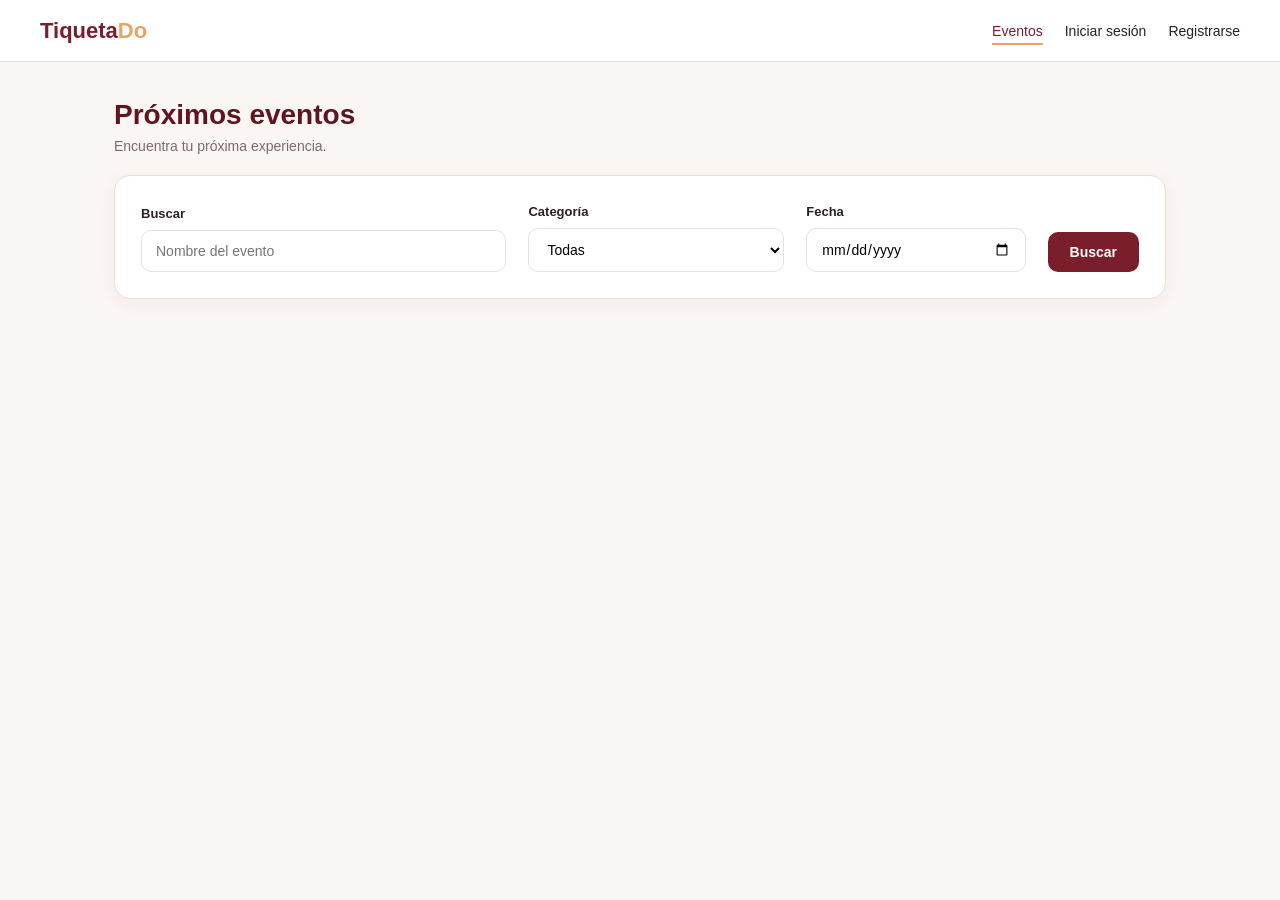
<file: frontend/index.html>
<!DOCTYPE html>
<html lang="es">

<head>
    <meta charset="utf-8">
    <meta http-equiv="refresh" content="0; url=eventos.html">
    <title>TiquetaDo</title>
</head>

<body>
    <p>Redirigiendo a <a href="eventos.html">eventos</a>…</p>
</body>

</html>
</file>
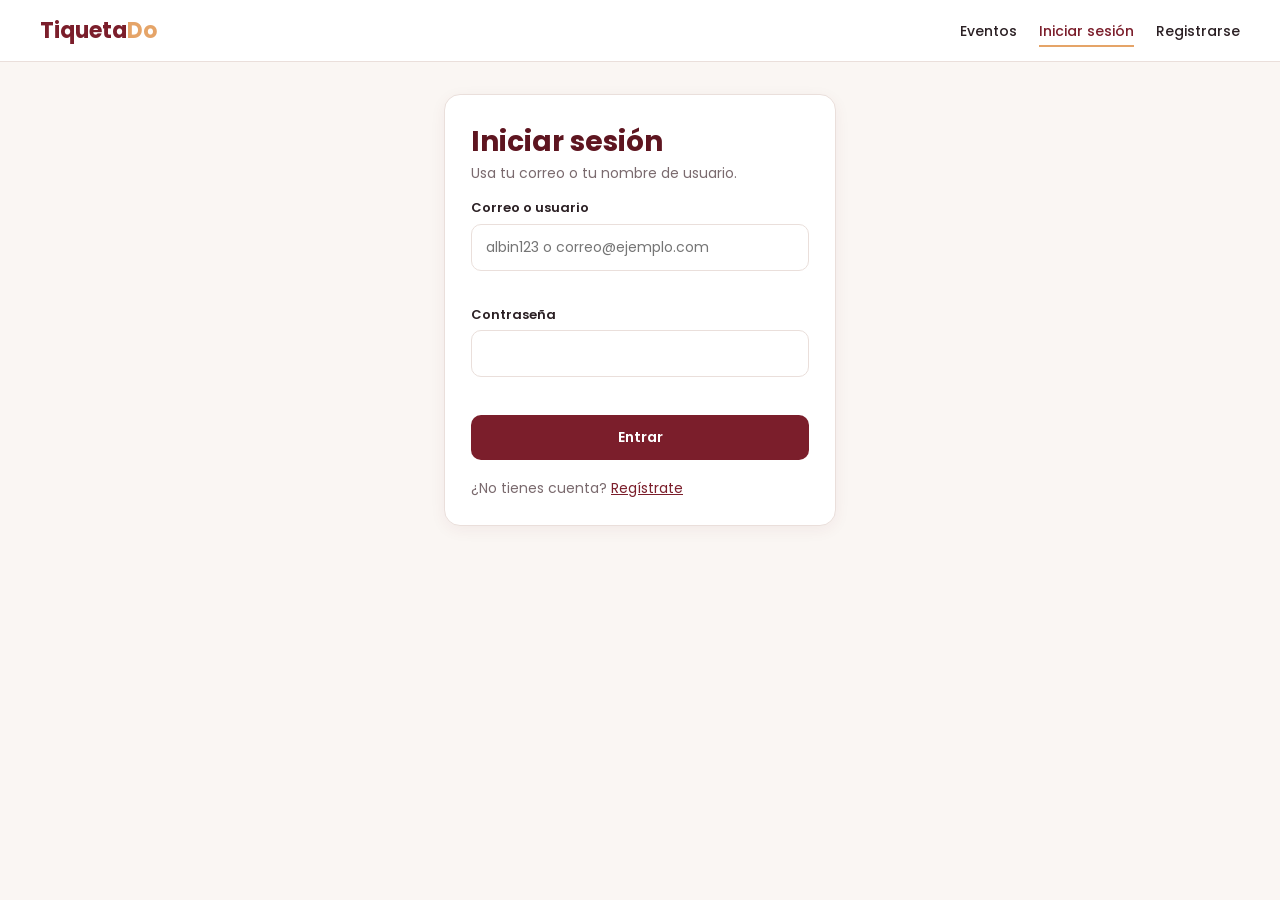
<file: frontend/admin-reportes.html>
<!DOCTYPE html>

<html lang="es">

<head>

    <meta charset="utf-8">

    <meta name="viewport" content="width=device-width,initial-scale=1">

    <title>Reportes · TiquetaDo</title>

    <link rel="stylesheet" href="css/style.css">
</head>

<body data-page="admin-reportes" data-rol="ADMIN">

    <header id="navbar"></header>

    <main class="wrap">
        <h1>Reportes de ventas</h1>

        <form id="formRango" class="card grid gr" style="margin:18px 0">

            <div><label for="desde">Desde</label>
                <input id="desde" type="date">
            </div>

            <div>
                <label for="hasta">Hasta</label><input id="hasta" type="date">
            </div>

            <button class="btn" type="submit">Filtrar</button>

        </form>

        <div class="grid g3" style="margin-bottom:22px">

            <div class="card stat">
                <span class="muted">Tickets vendidos</span>
                <b id="stTickets">0</b>
            </div>

            <div class="card stat">
                <span class="muted">Ingresos</span>
                <b id="stIngresos">RD$ 0</b>
            </div>

            <div class="card stat">
                <span class="muted">Eventos con ventas</span>
                <b id="stEventos">0</b>
            </div>
        </div>

        <div class="card">
            <h2>Ventas por evento</h2>

            <div class="tw">
                <table>
                    <thead>
                        <tr>
                            <th>Evento</th>
                            <th class="r">Vendidos</th>
                            <th class="r">Ingresos</th>
                        </tr>
                    </thead>
                    <tbody id="reporte"></tbody>
                </table>
            </div>

            <p id="vacio" class="muted" hidden>No hay ventas en ese rango.</p>
        </div>
    </main>

    <div id="toast" class="toast" hidden></div>

    <script src="js/config.js"></script>
    <script src="js/api.js"></script>
    <script src="js/auth.js"></script>
    <script src="js/navbar.js"></script>
    <script src="js/admin-reportes.js"></script>
</body>

</html>
</file>
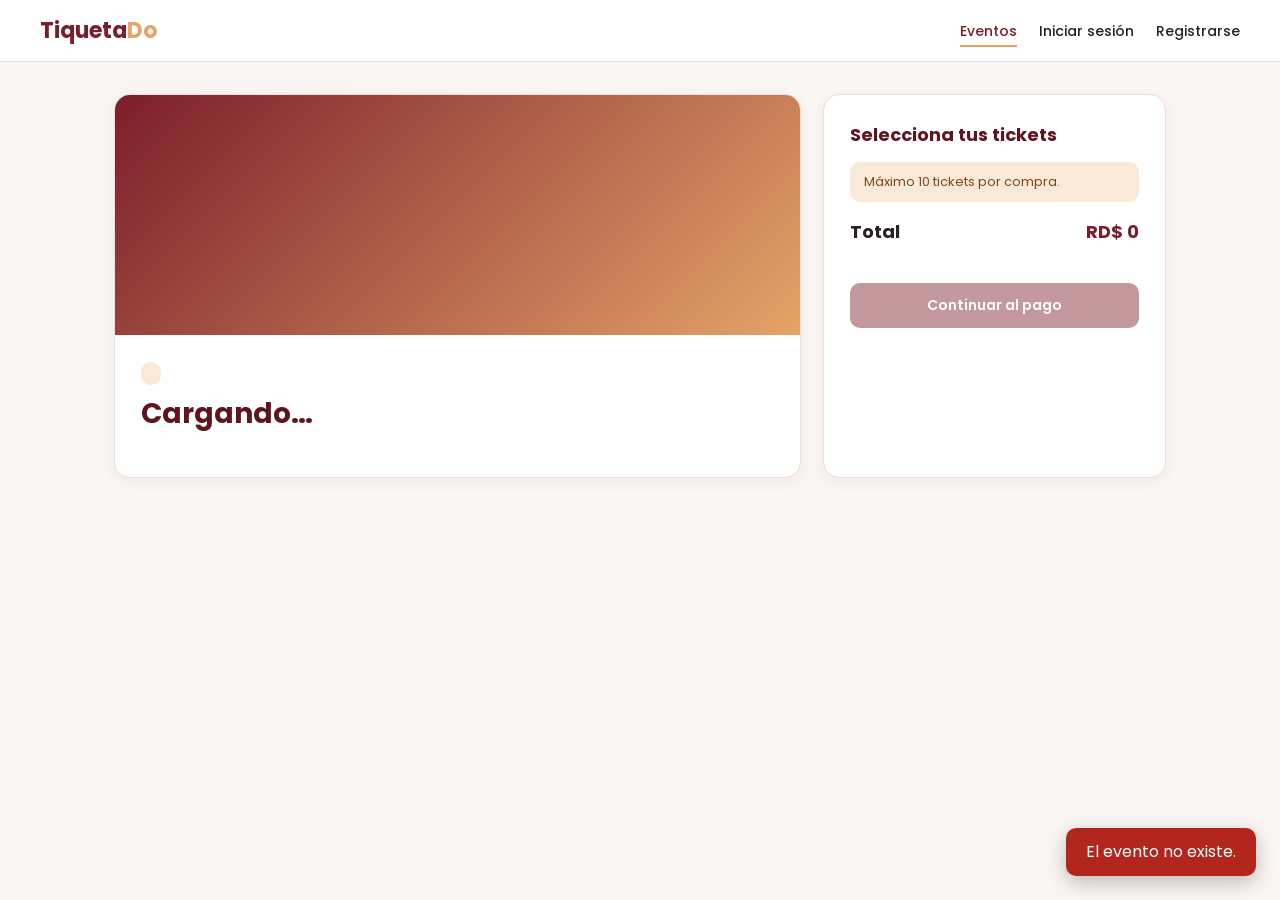
<file: frontend/evento-detalle.html>
<!DOCTYPE html>
<html lang="es">

<head>
    <meta charset="utf-8">
    <meta name="viewport" content="width=device-width,initial-scale=1">
    <title>Detalle del evento · TiquetaDo</title>
    <link rel="stylesheet" href="css/style.css">
</head>

<body data-page="evento-detalle" data-rol="">
    <header id="navbar"></header>
    <main class="wrap grid g2">
        <article class="card" style="padding:0;overflow:hidden">
            <div class="poster" id="poster" style="height:240px;border-radius:0"></div>
            <div style="padding:26px"><span class="tag" id="categoria"></span>
                <h1 id="titulo" style="margin:8px 0">Cargando…</h1>
                <p class="muted" id="info"></p>
                <p id="descripcion" style="margin-top:16px"></p>
            </div>
        </article>
        <aside class="card">
            <h2>Selecciona tus tickets</h2>
            <div id="tipos"></div>
            <p class="note">Máximo 10 tickets por compra.</p>
            <div class="total"><span>Total</span><span class="price" id="total">RD$ 0</span></div>
            <p class="err" id="errCompra"></p><button class="btn full" id="btnComprar" type="button" disabled>Continuar
                al pago</button>
        </aside>
    </main>
    <div id="toast" class="toast" hidden></div>
    <script src="js/config.js"></script>
    <script src="js/api.js"></script>
    <script src="js/auth.js"></script>
    <script src="js/navbar.js"></script>
    <script src="js/evento-detalle.js"></script>
</body>

</html>
</file>
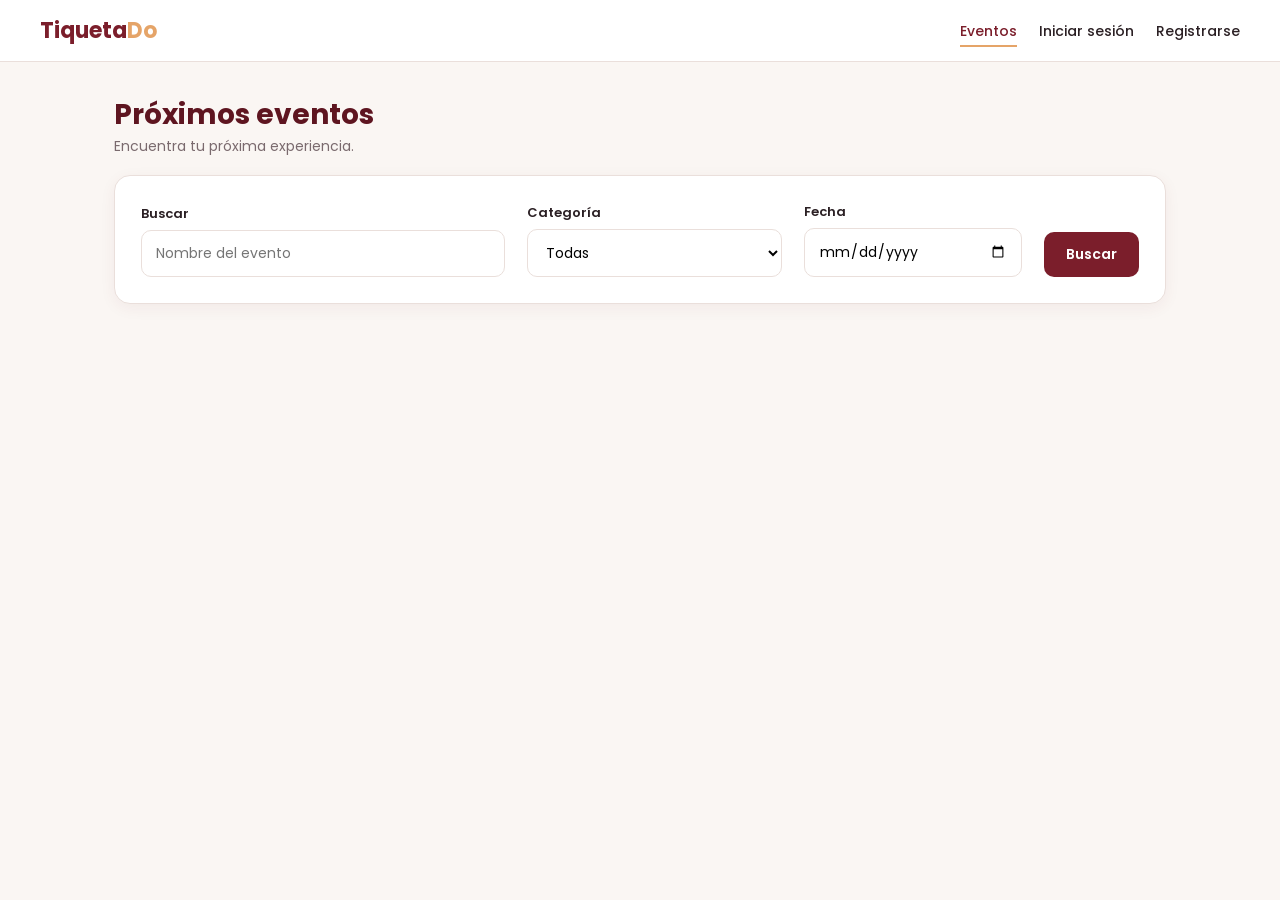
<file: frontend/eventos.html>
<!DOCTYPE html>
<html lang="es">

<head>
    <meta charset="utf-8">
    <meta name="viewport" content="width=device-width,initial-scale=1">
    <title>Eventos · TiquetaDo</title>
    <link rel="stylesheet" href="css/style.css">
</head>

<body data-page="eventos" data-rol="">
    <header id="navbar"></header>
    <main class="wrap">
        <h1>Próximos eventos</h1>
        <p class="muted" style="margin-bottom:18px">Encuentra tu próxima experiencia.</p>
        <form id="formFiltros" class="card grid g4">
            <div><label for="buscar">Buscar</label><input id="buscar" type="search" placeholder="Nombre del evento">
            </div>
            <div><label for="categoria">Categoría</label><select id="categoria">
                    <option value="">Todas</option>
                </select></div>
            <div><label for="fecha">Fecha</label><input id="fecha" type="date"></div>
            <button class="btn" type="submit">Buscar</button>
        </form>
        <div id="listaEventos" class="grid g3" style="margin-top:26px"></div>
        <p id="vacio" class="muted" hidden>No se encontraron eventos con esos filtros.</p>
        <template id="tplEvento">
            <article class="card ev">
                <div class="poster"></div>
                <div class="in"><span class="tag"></span>
                    <h3></h3>
                    <p class="muted"></p>
                    <p class="price"></p><a class="btn out" href="#">Ver detalle</a>
                </div>
            </article>
        </template>
    </main>
    <div id="toast" class="toast" hidden></div>
    <script src="js/config.js"></script>
    <script src="js/api.js"></script>
    <script src="js/auth.js"></script>
    <script src="js/navbar.js"></script>
    <script src="js/eventos.js"></script>
</body>

</html>
</file>
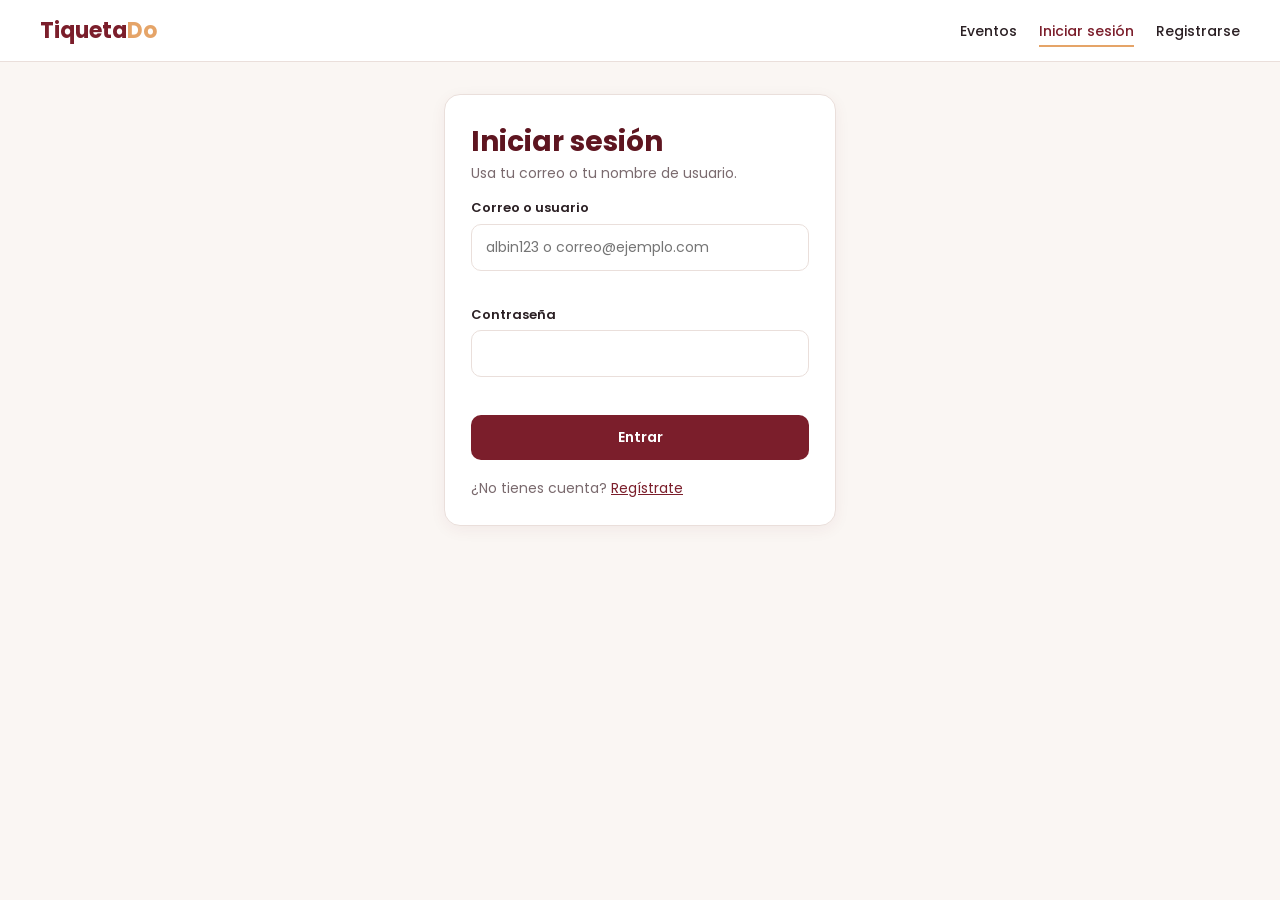
<file: frontend/login.html>
<!DOCTYPE html>
<html lang="es">

<head>
    <meta charset="utf-8">
    <meta name="viewport" content="width=device-width,initial-scale=1">
    <title>Iniciar sesión · TiquetaDo</title>
    <link rel="stylesheet" href="css/style.css">
</head>

<body data-page="login" data-rol="">
    <header id="navbar"></header>
    <main class="wrap auth">
        <div class="card">
            <h1>Iniciar sesión</h1>
            <p class="muted">Usa tu correo o tu nombre de usuario.</p>
            <form id="formLogin" novalidate>
                <div class="f"><label for="identificador">Correo o usuario</label><input id="identificador"
                        name="identificador" type="text" required minlength="3" autocomplete="username"
                        placeholder="albin123 o correo@ejemplo.com"><small class="err"></small></div>
                <div class="f"><label for="password">Contraseña</label><input id="password" name="password"
                        type="password" required minlength="6" autocomplete="current-password"><small
                        class="err"></small></div>
                <p class="alert" id="msg" hidden></p><button class="btn full" type="submit">Entrar</button>
            </form>
            <p class="muted" style="margin-top:18px">¿No tienes cuenta? <a href="registro.html">Regístrate</a></p>
        </div>
    </main>
    <div id="toast" class="toast" hidden></div>
    <script src="js/config.js"></script>
    <script src="js/api.js"></script>
    <script src="js/auth.js"></script>
    <script src="js/navbar.js"></script>
    <script src="js/login.js"></script>
</body>

</html>
</file>
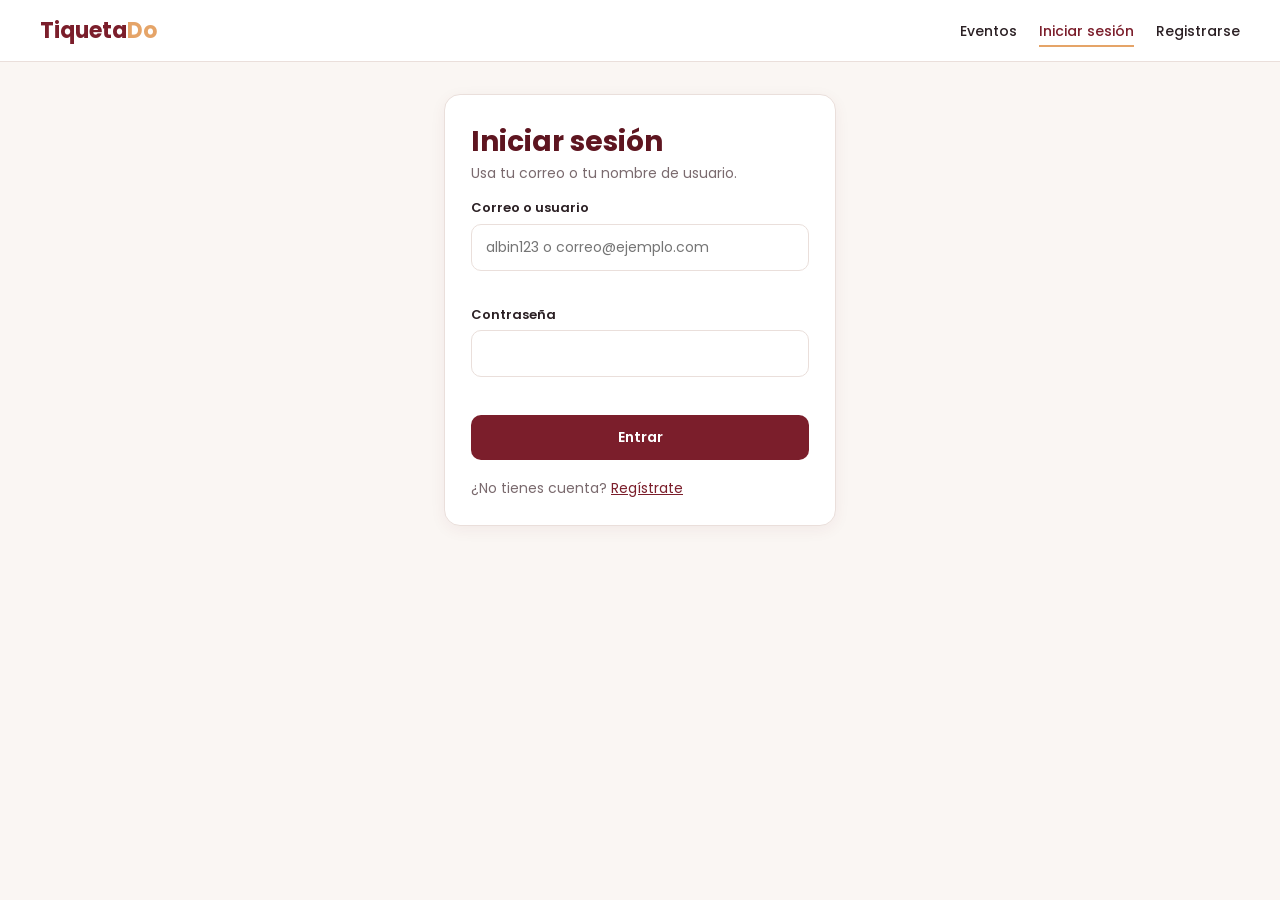
<file: frontend/mis-tickets.html>
<!DOCTYPE html>
<html lang="es">

<head>
    <meta charset="utf-8">
    <meta name="viewport" content="width=device-width,initial-scale=1">
    <title>Mis tickets · TiquetaDo</title>
    <link rel="stylesheet" href="css/style.css">
</head>

<body data-page="mis-tickets" data-rol="USUARIO">
    <header id="navbar"></header>
    <main class="wrap">
        <h1>Mis tickets</h1>
        <p class="muted" style="margin-bottom:18px">Historial de tus compras.</p>
        <div class="card">
            <div class="tw">
                <table>
                    <thead>
                        <tr>
                            <th>Orden</th>
                            <th>Fecha</th>
                            <th>Evento</th>
                            <th class="r">Tickets</th>
                            <th class="r">Total</th>
                            <th>Estado</th>
                            <th></th>
                        </tr>
                    </thead>
                    <tbody id="ordenes"></tbody>
                </table>
            </div>
            <p id="vacio" class="muted" hidden>Aún no has realizado compras. <a href="eventos.html">Ver eventos</a></p>
        </div>
    </main>
    <div id="toast" class="toast" hidden></div>
    <script src="js/config.js"></script>
    <script src="js/api.js"></script>
    <script src="js/auth.js"></script>
    <script src="js/navbar.js"></script>
    <script src="js/mis-tickets.js"></script>
</body>

</html>
</file>
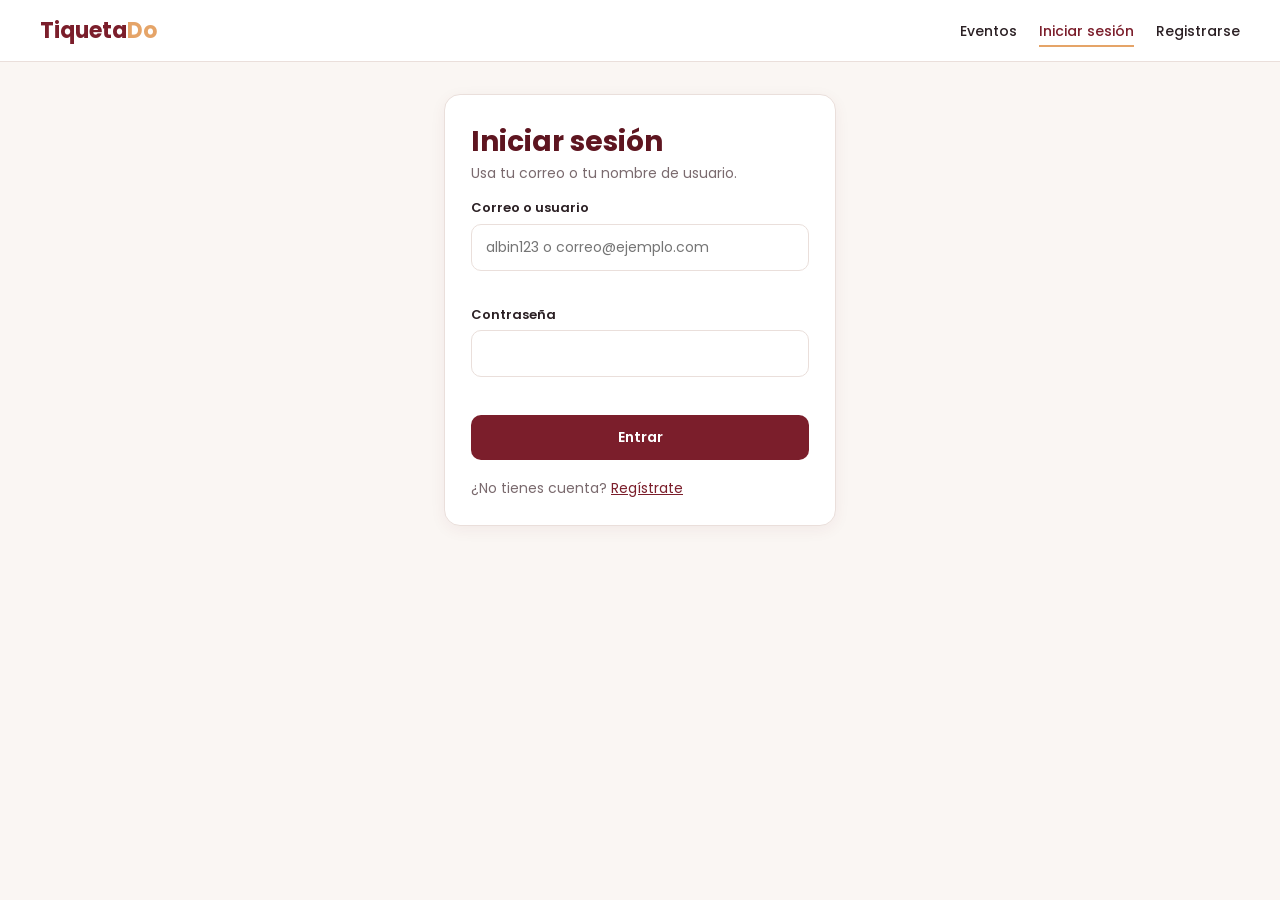
<file: frontend/pago.html>
<!DOCTYPE html>
<html lang="es">

<head>
    <meta charset="utf-8">
    <meta name="viewport" content="width=device-width,initial-scale=1">
    <title>Pago · TiquetaDo</title>
    <link rel="stylesheet" href="css/style.css">
</head>

<body data-page="pago" data-rol="USUARIO">
    <header id="navbar"></header>
    <main class="wrap grid g2">
        <form id="formPago" class="card" novalidate>
            <h1>Pago</h1>
            <p class="muted">Pago simulado: no se procesa ni se guarda ningún dato real.</p>
            <div class="f"><label for="titular">Nombre en la tarjeta</label><input id="titular" name="titular"
                    type="text" required minlength="3" autocomplete="cc-name"><small class="err"></small></div>
            <div class="f"><label for="tarjeta">Número de tarjeta</label><input id="tarjeta" name="tarjeta" type="text"
                    required inputmode="numeric" pattern="[0-9 ]{13,19}" maxlength="19" autocomplete="cc-number"
                    placeholder="0000 0000 0000 0000"><small class="err"></small></div>
            <div class="grid g2e">
                <div class="f"><label for="vence">Vencimiento</label><input id="vence" name="vence" type="text" required
                        pattern="(0[1-9]|1[0-2])/[0-9]{2}" maxlength="5" placeholder="MM/AA"><small class="err"></small>
                </div>
                <div class="f"><label for="cvv">CVV</label><input id="cvv" name="cvv" type="password" required
                        inputmode="numeric" pattern="[0-9]{3,4}" maxlength="4" autocomplete="cc-csc"><small
                        class="err"></small></div>
            </div>
            <p class="alert" id="msg" hidden></p><button class="btn full" id="btnPagar" type="submit">Confirmar
                pago</button>
        </form>
        <aside class="card">
            <h2>Resumen</h2>
            <div id="resumen"></div>
            <div class="total"><span>Total</span><span class="price" id="total">RD$ 0</span></div>
        </aside>
    </main>
    <div id="toast" class="toast" hidden></div>
    <script src="js/config.js"></script>
    <script src="js/api.js"></script>
    <script src="js/auth.js"></script>
    <script src="js/navbar.js"></script>
    <script src="js/pago.js"></script>
</body>

</html>
</file>
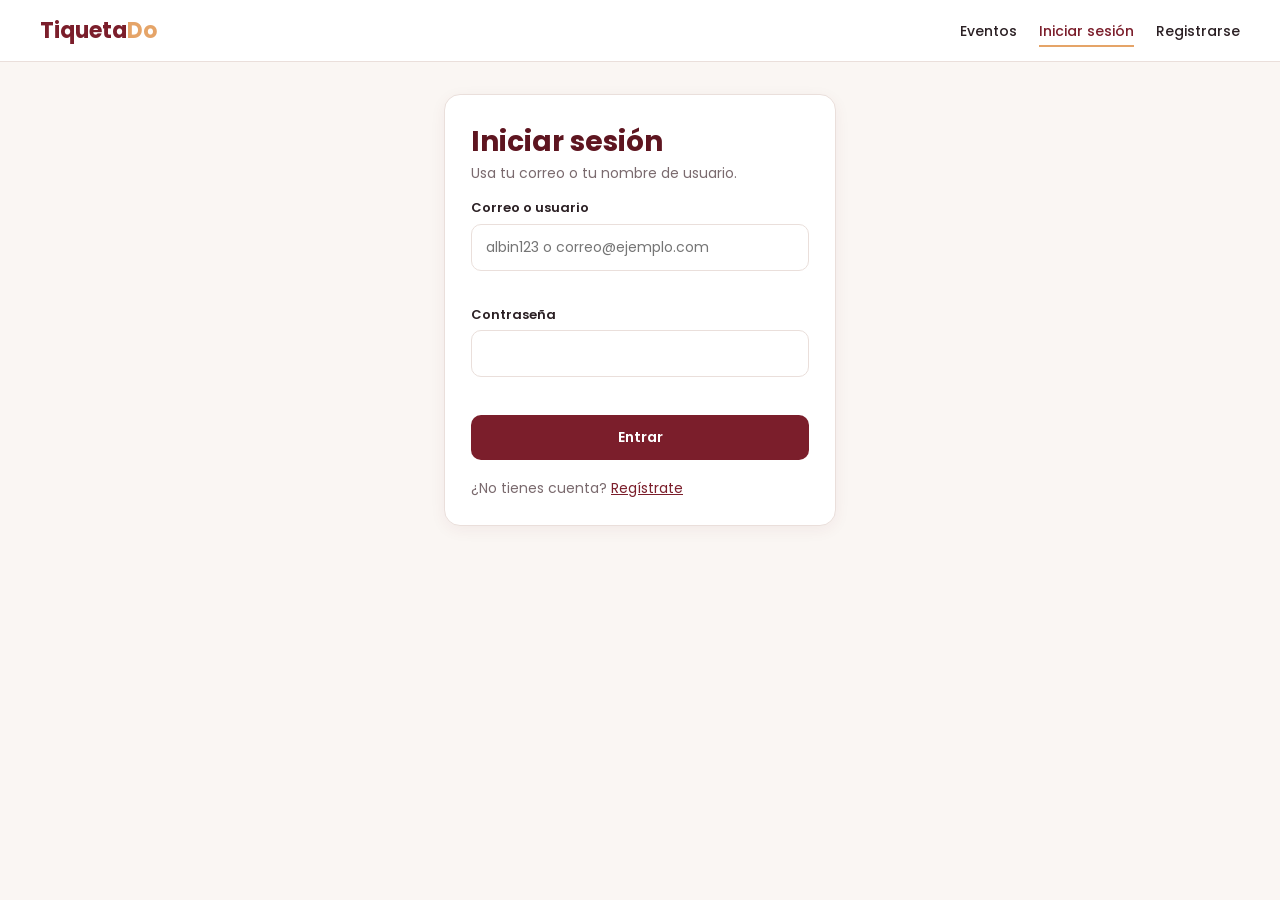
<file: frontend/recibo.html>
<!DOCTYPE html>
<html lang="es">

<head>
    <meta charset="utf-8">
    <meta name="viewport" content="width=device-width,initial-scale=1">
    <title>Recibo · TiquetaDo</title>
    <link rel="stylesheet" href="css/style.css">
</head>

<body data-page="recibo" data-rol="USUARIO">
    <header id="navbar"></header>
    <main class="wrap" style="max-width:640px">
        <div class="card">
            <div class="okicon">✓</div>
            <h1 style="text-align:center">¡Compra exitosa!</h1>
            <p class="muted" id="meta" style="text-align:center"></p>
            <div class="tw">
                <table style="margin-top:20px">
                    <thead>
                        <tr>
                            <th>Evento</th>
                            <th>Tipo</th>
                            <th class="r">Cant.</th>
                            <th class="r">Subtotal</th>
                        </tr>
                    </thead>
                    <tbody id="lineas"></tbody>
                </table>
            </div>
            <div class="total"><span>Total pagado</span><span class="price" id="total"></span></div>
            <div class="acciones" style="display:flex;gap:12px;margin-top:22px"><button class="btn" id="btnImprimir"
                    type="button" style="flex:1">Descargar PDF</button><a class="btn out" href="mis-tickets.html"
                    style="flex:1">Ver mis tickets</a></div>
        </div>
    </main>
    <div id="toast" class="toast" hidden></div>
    <script src="js/config.js"></script>
    <script src="js/api.js"></script>
    <script src="js/auth.js"></script>
    <script src="js/navbar.js"></script>
    <script src="js/recibo.js"></script>
</body>

</html>
</file>
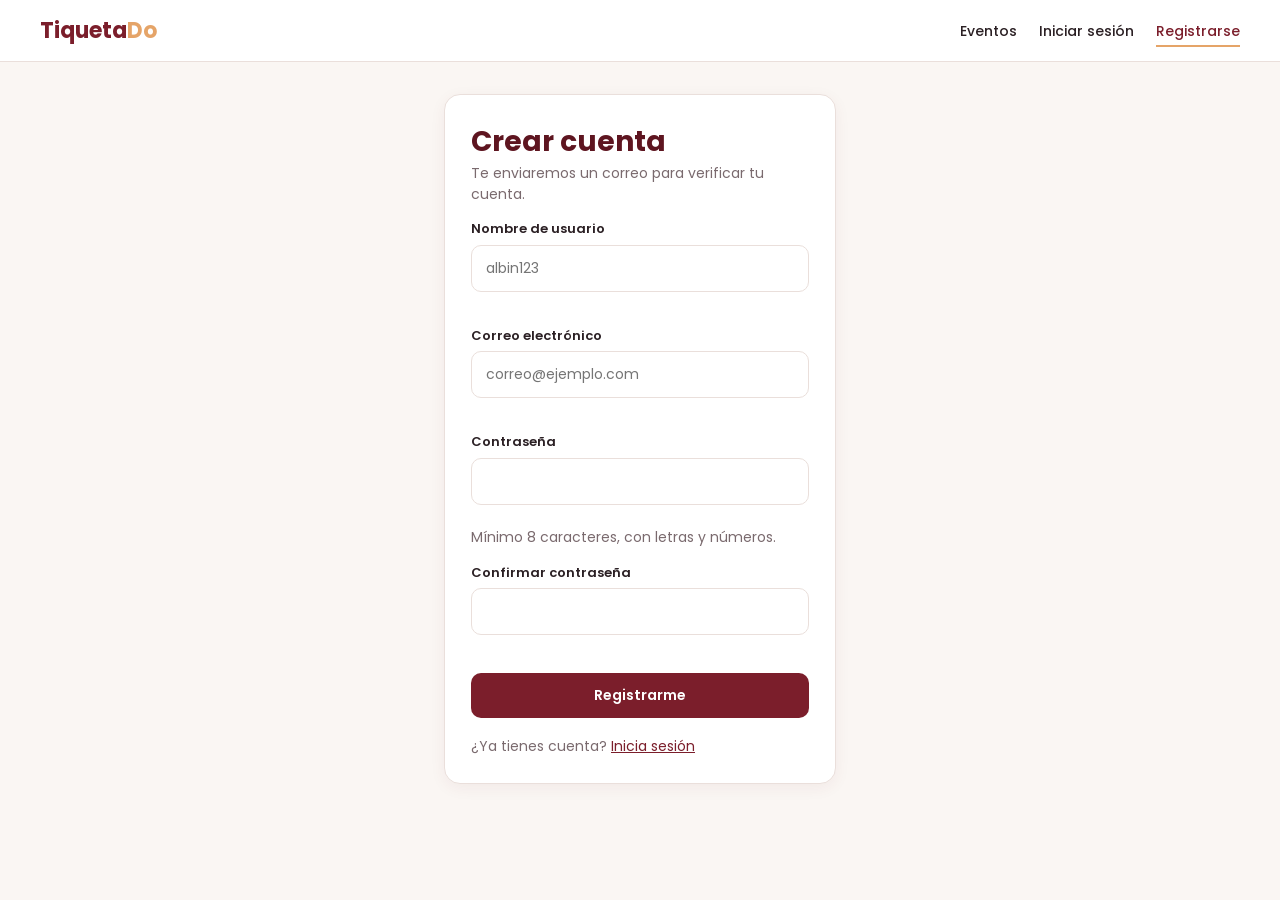
<file: frontend/registro.html>
<!DOCTYPE html>
<html lang="es">

<head>
    <meta charset="utf-8">
    <meta name="viewport" content="width=device-width,initial-scale=1">
    <title>Crear cuenta · TiquetaDo</title>
    <link rel="stylesheet" href="css/style.css">
</head>

<body data-page="registro" data-rol="">
    <header id="navbar"></header>
    <main class="wrap auth">
        <div class="card">
            <h1>Crear cuenta</h1>
            <p class="muted">Te enviaremos un correo para verificar tu cuenta.</p>
            <form id="formRegistro" novalidate>
                <div class="f"><label for="nombreUsuario">Nombre de usuario</label><input id="nombreUsuario"
                        name="nombreUsuario" type="text" required pattern="[A-Za-z0-9_]{4,20}" maxlength="20"
                        autocomplete="username" placeholder="albin123"><small class="err"></small></div>
                <div class="f"><label for="correo">Correo electrónico</label><input id="correo" name="correo"
                        type="email" required maxlength="100" autocomplete="email"
                        placeholder="correo@ejemplo.com"><small class="err"></small></div>
                <div class="f"><label for="password">Contraseña</label><input id="password" name="password"
                        type="password" required minlength="8" pattern="(?=.*[A-Za-z])(?=.*[0-9]).{8,}"
                        autocomplete="new-password"><small class="err"></small></div>
                <small class="muted">Mínimo 8 caracteres, con letras y números.</small>
                <div class="f"><label for="confirmar">Confirmar contraseña</label><input id="confirmar" name="confirmar"
                        type="password" required autocomplete="new-password"><small class="err"></small></div>
                <p class="alert" id="msg" hidden></p><button class="btn full" type="submit">Registrarme</button>
            </form>
            <p class="muted" style="margin-top:18px">¿Ya tienes cuenta? <a href="login.html">Inicia sesión</a></p>
        </div>
    </main>
    <div id="toast" class="toast" hidden></div>
    <script src="js/config.js"></script>
    <script src="js/api.js"></script>
    <script src="js/auth.js"></script>
    <script src="js/navbar.js"></script>
    <script src="js/registro.js"></script>
</body>

</html>
</file>
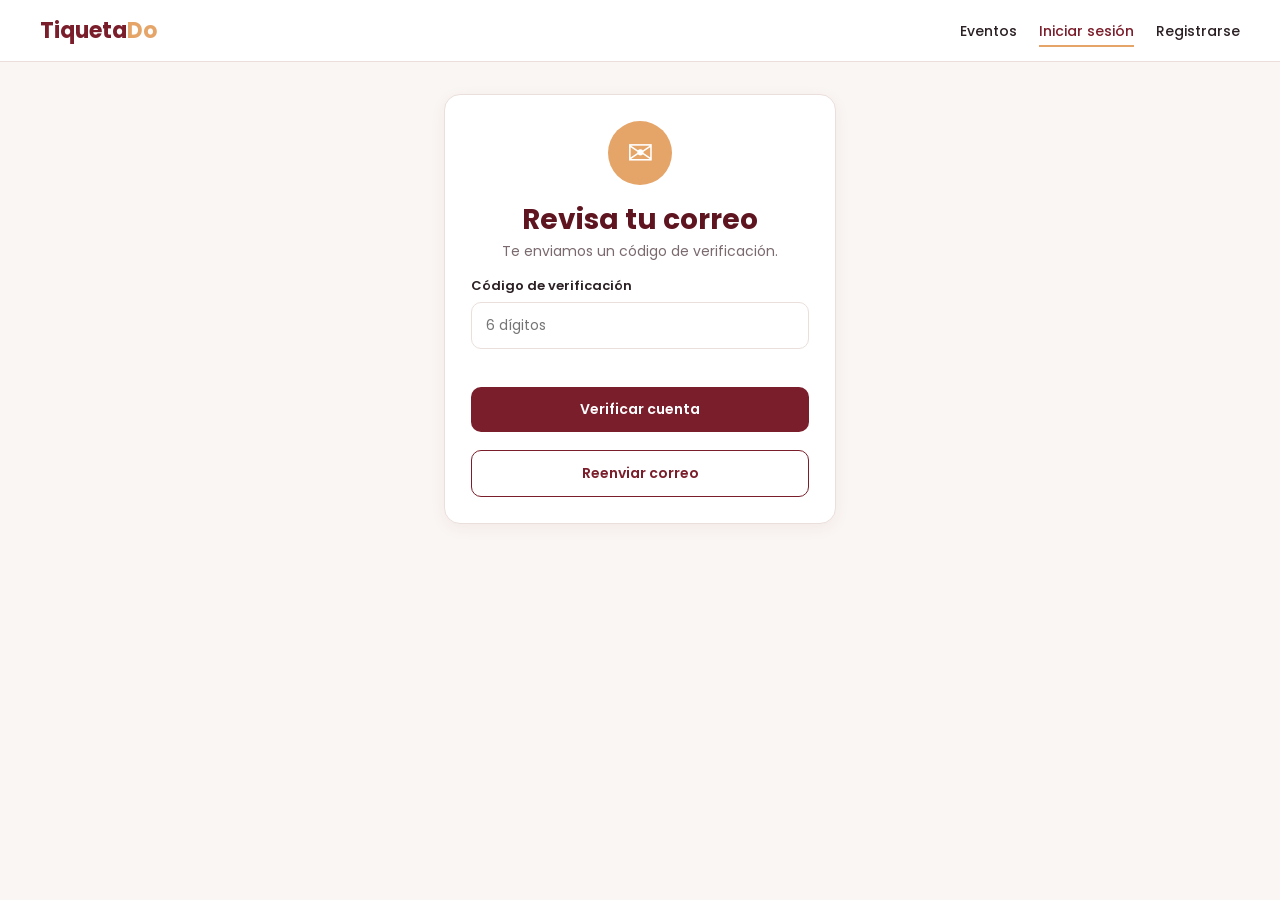
<file: frontend/verificar-correo.html>
<!DOCTYPE html>
<html lang="es">

<head>
    <meta charset="utf-8">
    <meta name="viewport" content="width=device-width,initial-scale=1">
    <title>Verificar correo · TiquetaDo</title>
    <link rel="stylesheet" href="css/style.css">
</head>

<body data-page="verificar-correo" data-rol="">
    <header id="navbar"></header>
    <main class="wrap auth">
        <div class="card" style="text-align:center">
            <div class="okicon">✉</div>
            <h1>Revisa tu correo</h1>
            <p class="muted" id="destino">Te enviamos un código de verificación.</p>
            <form id="formCodigo" novalidate style="text-align:left">
                <div class="f"><label for="codigo">Código de verificación</label><input id="codigo" name="codigo"
                        type="text" required inputmode="numeric" pattern="[0-9]{6}" maxlength="6"
                        placeholder="6 dígitos"><small class="err"></small></div>
                <p class="alert" id="msg" hidden></p><button class="btn full" type="submit">Verificar cuenta</button>
            </form>
            <button class="btn out full" id="btnReenviar" type="button">Reenviar correo</button>
        </div>
    </main>
    <div id="toast" class="toast" hidden></div>
    <script src="js/config.js"></script>
    <script src="js/api.js"></script>
    <script src="js/auth.js"></script>
    <script src="js/navbar.js"></script>
    <script src="js/verificar-correo.js"></script>
</body>

</html>
</file>
<file: frontend/css/style.css>
@import url('https://fonts.googleapis.com/css2?family=Poppins:wght@400;500;600;700&display=swap');

:root {
    --vino: #7B1E2B;
    --vino2: #5E1520;
    --nar: #E5A468;
    --suave: #FAF6F3;
    --txt: #2B2024;
    --mut: #7A6A6E;
    --bd: #EADFDB;
    --ok: #2E7D4F;
    --bad: #B3261E
}

* {
    box-sizing: border-box;
    margin: 0
}

[hidden] {
    display: none !important
}

body {
    font-family: 'Poppins', 'Segoe UI', sans-serif;
    background: var(--suave);
    color: var(--txt);
    line-height: 1.5
}

h1 {
    font-size: 28px;
    color: var(--vino2)
}

h2 {
    font-size: 18px;
    color: var(--vino2);
    margin-bottom: 12px
}

a {
    color: var(--vino)
}

.wrap {
    max-width: 1100px;
    margin: 32px auto;
    padding: 0 24px
}

.auth {
    max-width: 440px
}

.nav {
    background: #fff;
    border-bottom: 1px solid var(--bd);
    padding: 14px 40px;
    display: flex;
    flex-wrap: wrap;
    gap: 12px;
    align-items: center;
    justify-content: space-between;
    position: sticky;
    top: 0;
    z-index: 5
}

.logo {
    color: var(--vino);
    font-weight: 700;
    font-size: 22px;
    text-decoration: none
}

.logo span {
    color: var(--nar)
}

.nav a:not(.logo) {
    margin-left: 22px;
    color: var(--txt);
    text-decoration: none;
    font-weight: 500;
    font-size: 14px;
    padding-bottom: 4px
}

.nav a.on {
    color: var(--vino);
    border-bottom: 2px solid var(--nar)
}

.btn {
    display: inline-block;
    background: var(--vino);
    color: #fff;
    border: 0;
    border-radius: 10px;
    padding: 12px 22px;
    font-family: inherit;
    font-weight: 600;
    font-size: 14px;
    cursor: pointer;
    text-decoration: none;
    text-align: center
}

.btn:hover {
    background: var(--vino2)
}

.btn:disabled {
    opacity: .45;
    cursor: not-allowed
}

.btn.out {
    background: #fff;
    color: var(--vino);
    border: 1.5px solid var(--vino)
}

.btn.sm {
    padding: 6px 12px;
    font-size: 13px
}

.btn.bad {
    background: var(--bad)
}

.btn.full {
    width: 100%;
    margin-top: 18px
}

.card {
    background: #fff;
    border: 1px solid var(--bd);
    border-radius: 16px;
    box-shadow: 0 4px 16px rgba(123, 30, 43, .06);
    padding: 26px
}

.f {
    margin-top: 14px
}

label {
    font-size: 13px;
    font-weight: 600;
    display: block;
    margin-bottom: 6px
}

input,
select,
textarea {
    width: 100%;
    padding: 12px 14px;
    border: 1.5px solid var(--bd);
    border-radius: 10px;
    font-family: inherit;
    font-size: 14px;
    background: #fff
}

input:focus,
select:focus,
textarea:focus {
    outline: 0;
    border-color: var(--nar);
    box-shadow: 0 0 0 3px rgba(229, 164, 104, .3)
}

.touched:invalid {
    border-color: var(--bad)
}

.touched:valid {
    border-color: var(--ok)
}

.err {
    display: block;
    color: var(--bad);
    font-size: 12px;
    min-height: 16px;
    margin-top: 4px
}

.alert {
    border-radius: 10px;
    padding: 10px 14px;
    font-size: 14px;
    margin-top: 14px;
    background: #FBE4E2;
    color: var(--bad)
}

.alert.ok {
    background: #E3F3EA;
    color: var(--ok)
}

.grid {
    display: grid;
    gap: 22px
}

.g3 {
    grid-template-columns: repeat(3, 1fr)
}

.g2 {
    grid-template-columns: 2fr 1fr
}

.g2e {
    grid-template-columns: 1fr 1fr
}

.gadm {
    grid-template-columns: 1.5fr 1fr
}

.g4 {
    grid-template-columns: 2fr 1.4fr 1.2fr auto;
    align-items: end
}

.gr {
    grid-template-columns: 1fr 1fr auto;
    align-items: end
}

.tag {
    background: #FBE9D8;
    color: #9A5A1F;
    padding: 3px 10px;
    border-radius: 99px;
    font-size: 12px;
    font-weight: 600
}

.muted {
    color: var(--mut);
    font-size: 14px
}

.price {
    color: var(--vino);
    font-weight: 700
}

.r {
    text-align: right
}

.poster {
    height: 150px;
    border-radius: 16px 16px 0 0;
    background: linear-gradient(135deg, var(--vino), var(--nar));
    overflow: hidden
}

.poster img {
    width: 100%;
    height: 100%;
    object-fit: cover;
    display: block
}

.p2 {
    background: linear-gradient(135deg, var(--vino2), #B5483F)
}

.p3 {
    background: linear-gradient(135deg, #C98A4E, var(--vino))
}

.ev {
    padding: 0;
    overflow: hidden
}

.ev .in {
    padding: 18px 20px 22px
}

.ev h3 {
    font-size: 17px;
    margin: 8px 0 4px
}

.ev .price {
    margin: 10px 0
}

.row {
    display: flex;
    justify-content: space-between;
    align-items: center;
    gap: 12px;
    padding: 14px 0;
    border-bottom: 1px solid var(--bd)
}

.row select,
.row input {
    width: 84px
}

.note {
    background: #FBE9D8;
    color: #7a4a1c;
    border-radius: 10px;
    padding: 10px 14px;
    font-size: 13px;
    margin-top: 14px
}

.total {
    display: flex;
    justify-content: space-between;
    font-size: 18px;
    font-weight: 700;
    margin-top: 16px
}

.stat b {
    display: block;
    font-size: 28px;
    color: var(--vino)
}

.okicon {
    width: 64px;
    height: 64px;
    border-radius: 50%;
    background: var(--nar);
    color: #fff;
    font-size: 32px;
    display: flex;
    align-items: center;
    justify-content: center;
    margin: 0 auto 14px
}

.tw {
    overflow-x: auto
}

table {
    width: 100%;
    border-collapse: collapse
}

th,
td {
    padding: 12px 8px;
    text-align: left;
    border-bottom: 1px solid var(--bd);
    font-size: 14px
}

th {
    color: var(--vino);
    font-size: 12px;
    text-transform: uppercase
}

th.r,
td.r {
    text-align: right
}

.b {
    padding: 3px 10px;
    border-radius: 99px;
    font-size: 12px;
    font-weight: 600
}

.b.PAGADA {
    background: #E3F3EA;
    color: var(--ok)
}

.b.PENDIENTE {
    background: #FBE9D8;
    color: #9A5A1F
}

.b.CANCELADA {
    background: #FBE4E2;
    color: var(--bad)
}

.prev {
    max-height: 140px;
    border-radius: 10px;
    margin-top: 8px
}

.toast {
    position: fixed;
    bottom: 24px;
    right: 24px;
    background: var(--vino2);
    color: #fff;
    padding: 12px 20px;
    border-radius: 10px;
    box-shadow: 0 6px 20px rgba(0, 0, 0, .25);
    z-index: 9
}

.toast.bad {
    background: var(--bad)
}

@media(max-width:860px) {

    .g2,
    .g3,
    .g4,
    .g2e,
    .gadm,
    .gr {
        grid-template-columns: 1fr
    }

    .nav {
        padding: 12px 18px
    }

    .nav a:not(.logo) {
        margin-left: 14px
    }

    .wrap {
        padding: 0 16px
    }
}

@media print {

    .nav,
    .acciones,
    .toast {
        display: none
    }

    body {
        background: #fff
    }

    .card {
        box-shadow: none;
        border: 0
    }
}
</file>
